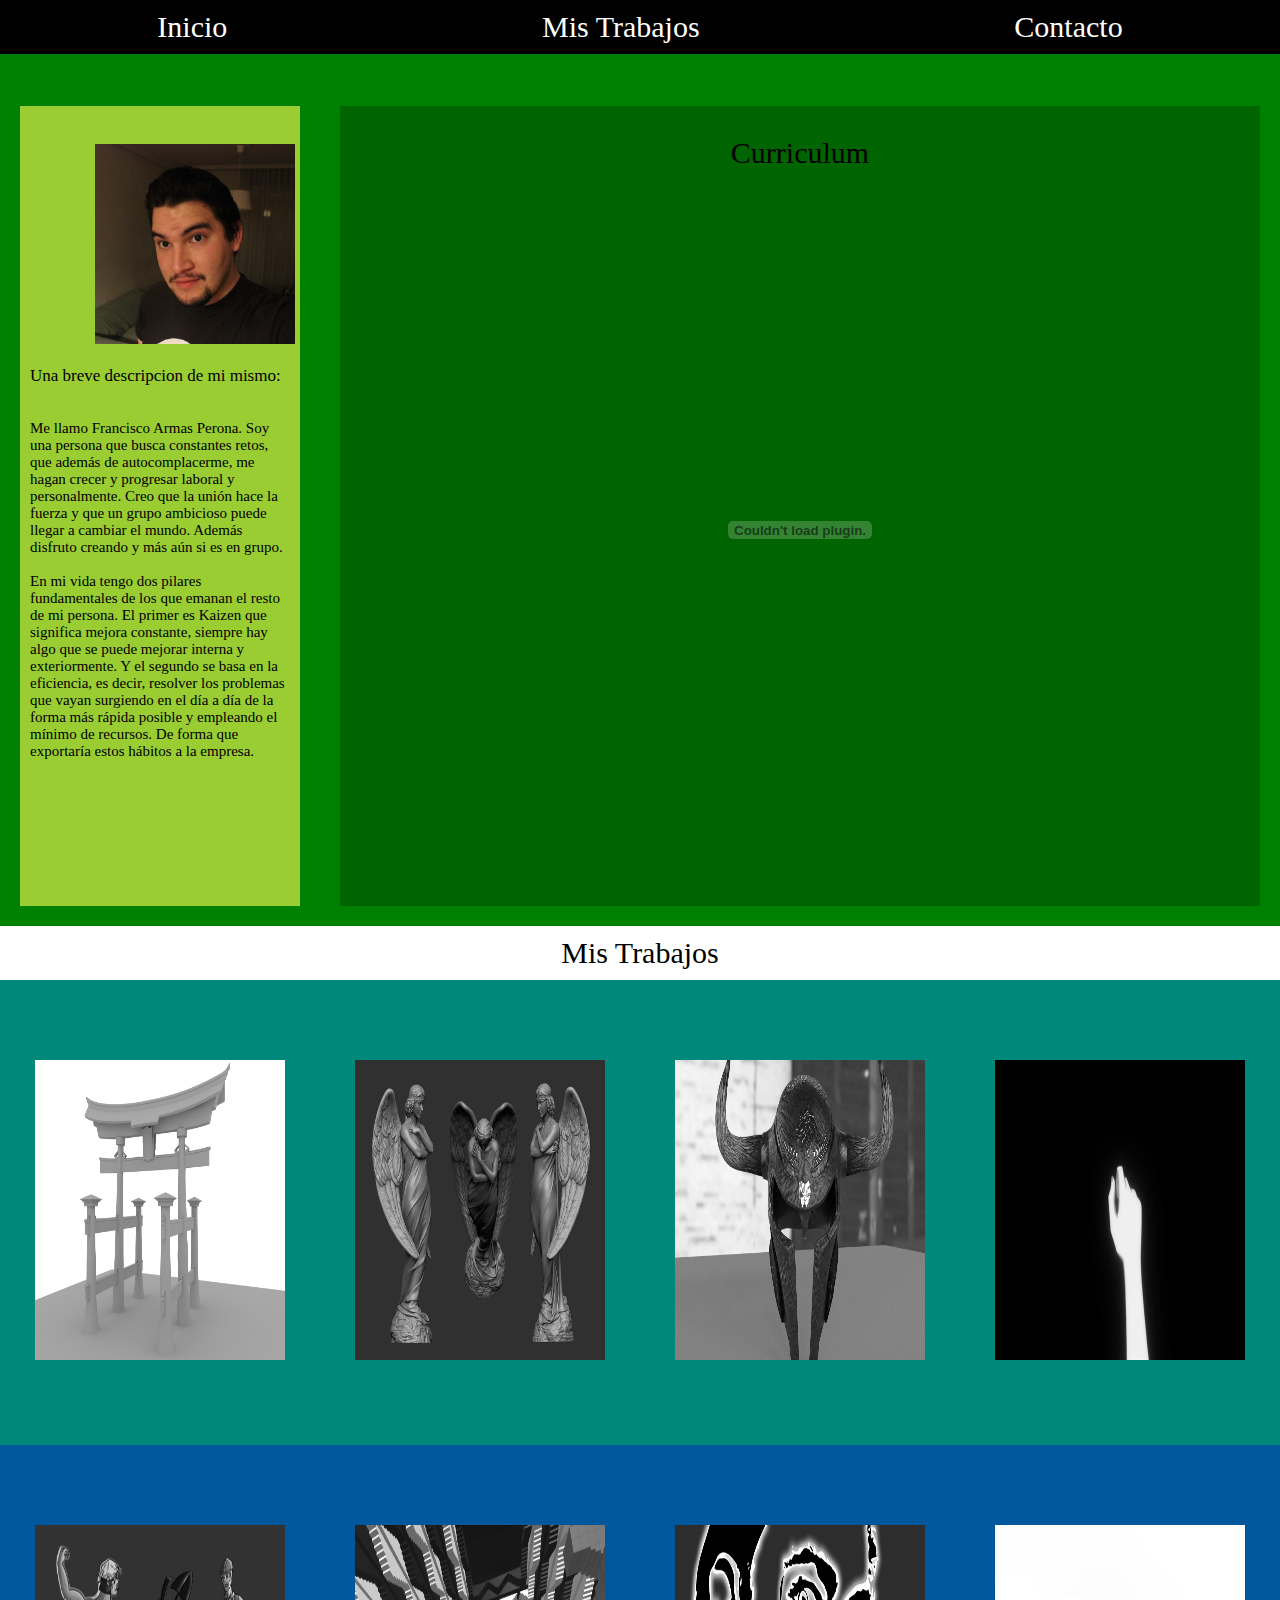
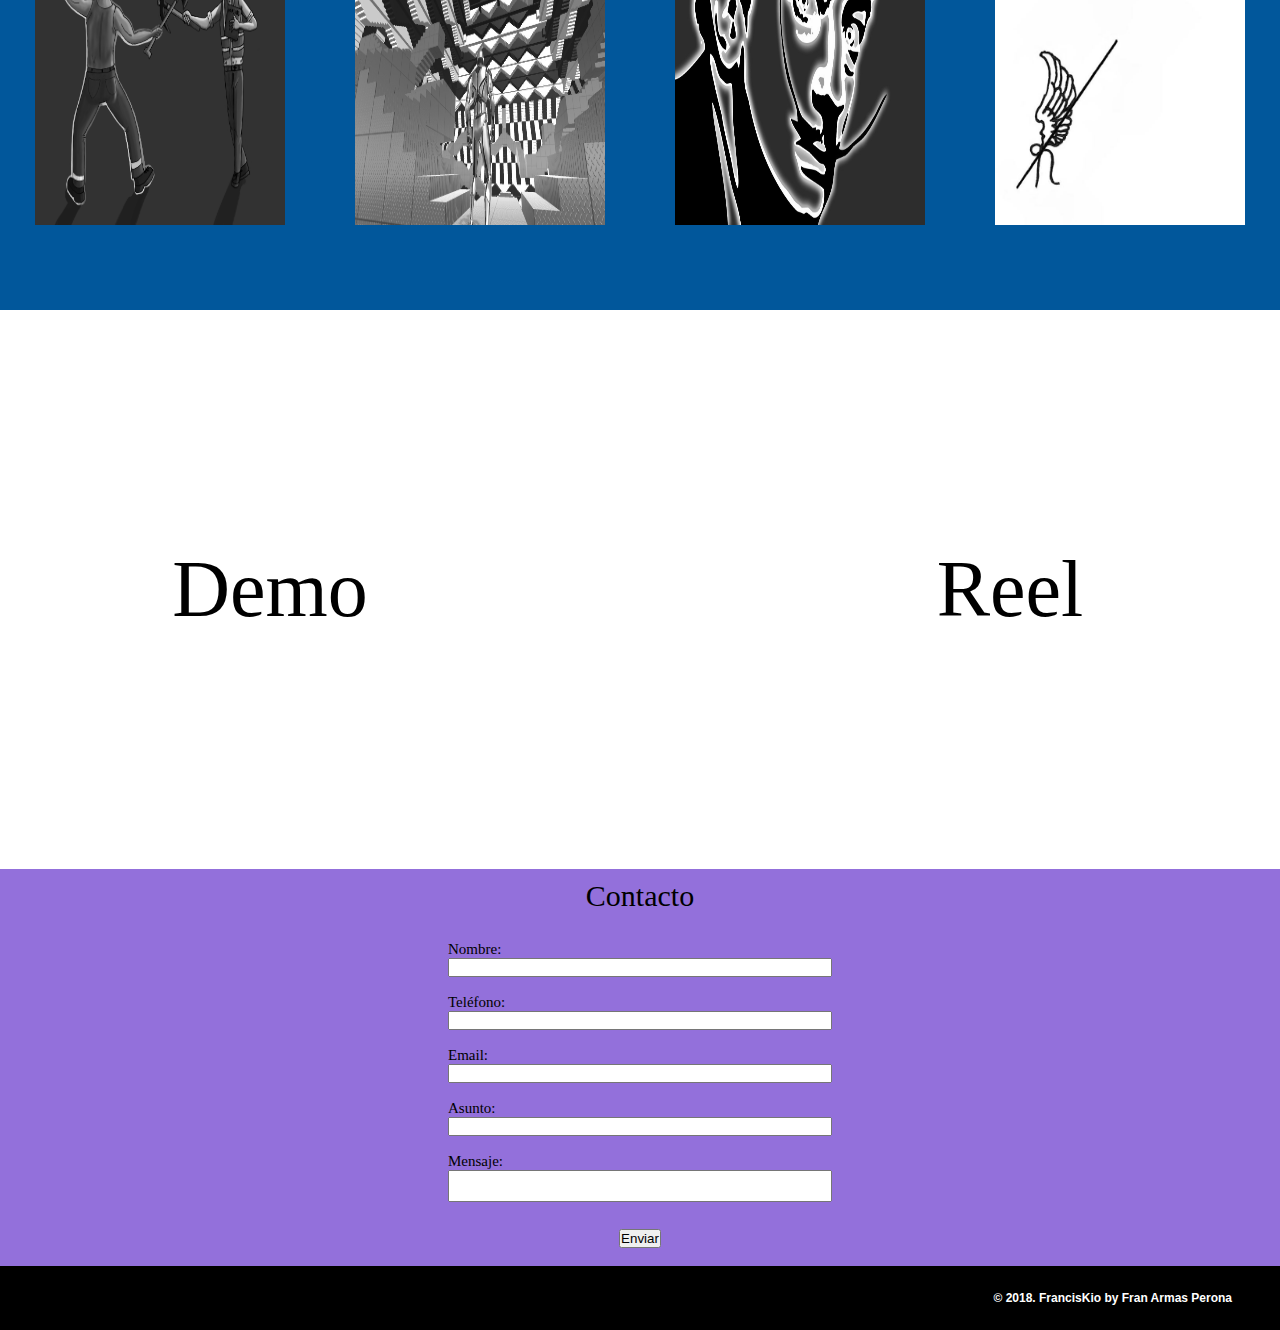
<file: Index.html>
<!doctype html>
<html>
<head>
<meta charset="utf-8">
<title>FrancisKio</title>
<link rel="stylesheet" type="text/css" href="Style_shet_mi_pag_web.css" media="all"/>
</head>
	<body>
	<header id="header">
		<nav class="navegacion" id="navbar">
			<ul class="menu">
				<li><a href="#SobreMi" >Inicio</a></li>
				<li><a href="#trabajos" >Mis Trabajos</a></li>
				<li><a href="#contacto" >Contacto</a></li>
			</ul>
		</nav>
	</header>
	<div id="SobreMi" class="fila">		
		<section id="Descripcion" class="texto_sobreMi">
			<br>
			<article class="center">
				<img id="MiFoto" src="Yo.jpg">
			</article>
			<br>
			<article id="descripcionyo">
				<p id="inicio_descripcion" class="CuerpoTexto">Una breve descripcion de mi mismo:</p>
				<p class="CuerpoTexto">
					<br>
					<br>
					Me llamo Francisco Armas Perona.  Soy una persona que busca constantes retos, que además de autocomplacerme, me hagan crecer y progresar laboral y personalmente. Creo que la unión hace la fuerza y que un grupo ambicioso puede llegar a cambiar el mundo. Además disfruto creando y más aún si es en grupo.
					<br>
					<br>
					En mi vida tengo dos pilares fundamentales de los que emanan el resto de mi persona. El primer es Kaizen que significa mejora constante, siempre hay algo que se puede mejorar interna y exteriormente. Y el segundo se basa en la eficiencia, es decir, resolver los problemas que vayan surgiendo en el día a día de la forma más rápida posible y empleando el mínimo de recursos. De forma que exportaría estos hábitos a la empresa.
				</p>
			</article>
		</section>
		<section id="Curriculum" class="texto_sobreMi">
			<article class="cabeceras">
				Curriculum
			</article>
			<embed id="pdf" src="CV-Europass-20171116-ArmasPerona-EN.pdf" width="100%" height="700" type="application/pdf">
		</section>
	</div>
	<div id="trabajos">
		<div class="cabeceras">Mis Trabajos</div>
		<section id="up" class="fila">
			<section>
				<figure><a href="Pag_Modelado.html"><img class="img" src="Modelado.jpeg"></a></figure>
				<span class="tximg">Modelado</span>
			</section>
			<section>
				<figure><a href="Pag_Zbrush.html"><img class="img" src="Zbrush.jpg"></a></figure>
				<span class="tximg">Zbrush</span>
			</section>
			<section>
				<figure><a href="Pag_Acabados.html"><img class="img" src="Acabados.jpeg"></a></figure>
				<span class="tximg">Acabados</span>
			</section>
			<section>
				<figure><a href="Pag_Animacion.html"><img class="img" src="Animacion.gif"></a></figure>
				<span class="tximg">Animación</span>
			</section>	
		</section>
		<section id="down" class="fila">
			<section>
				<figure><a href="Pag_Concept.html"><img class="img" src="Concept.jpg"></a></figure>
				<span class="tximg">Concept Art</span>
			</section>
			<section>
				<figure><a href="Pag_Unity.html"><img class="img" src="Unity.jpg"></a></figure>
				<span class="tximg">Unity</span>
			</section>
			<section>
				<figure><a href="Pag_Photoshop.html"><img class="img" src="Photoshop.jpg"></a></figure>
				<span class="tximg">Photoshop</span>
			</section>
			<section>
				<figure><a href="Pag_Relatos.html"><img class="img" src="Historias.jpg"></a></figure>
				<span class="tximg">Relatos</span>
			</section>	
		</section>
		<section id="demoreel" class="fila">
			<article class="Demo">Demo</article>
			<article>
				<iframe width="500" height="315" src="https://www.youtube.com/embed/25z9khtalc8" frameborder="0" allow="autoplay; encrypted-media" allowfullscreen></iframe>
			</article>
			<article class="Demo">Reel</article>
		</section>	
	</div>
	<div id="contacto">
		<div class="cabeceras"> Contacto</div>
		<br>
		<div class="fila">
			<div class="col_1"></div>
			<div class="col_1">
			<form class="contacto_form">
				<label>Nombre: </label><input type="text" name="full_name">
				<br>
				<label>Teléfono: </label><input type="text" name="phone">
				<br>
				<label>Email: </label><input type="email" name="email">
				<br>
				<label>Asunto: </label><input type="text" name="subject">
				<br>
				<label>Mensaje: </label><textarea style="resize: none;"></textarea>	
				<br>
				<div align="center" style="margin-top: 10px;"><button type="submit">Enviar</button></div>
			</form>
			</div>
			<div class="col_1"></div>
		</div>
		<br>
	</div>
	<footer id="footer">
		<p align="right" style="padding-right: 4em;">&copy; 2018. FrancisKio by Fran Armas Perona</p>
	</footer>
	<script>
	window.onscroll = function() {myFunction()};

	// Get the navbar
	var navbar = document.getElementById("navbar");

	// Get the offset position of the navbar
	var sticky = navbar.offsetTop;

	// Add the sticky class to the navbar when you reach its scroll position. Remove "sticky" when you leave the scroll position
	function myFunction() {
	  if (window.pageYOffset >= sticky) {
		navbar.classList.add("sticky")
	  } else {
		navbar.classList.remove("sticky");
	  }
	} 
	</script>
</body>

</html>
</file>
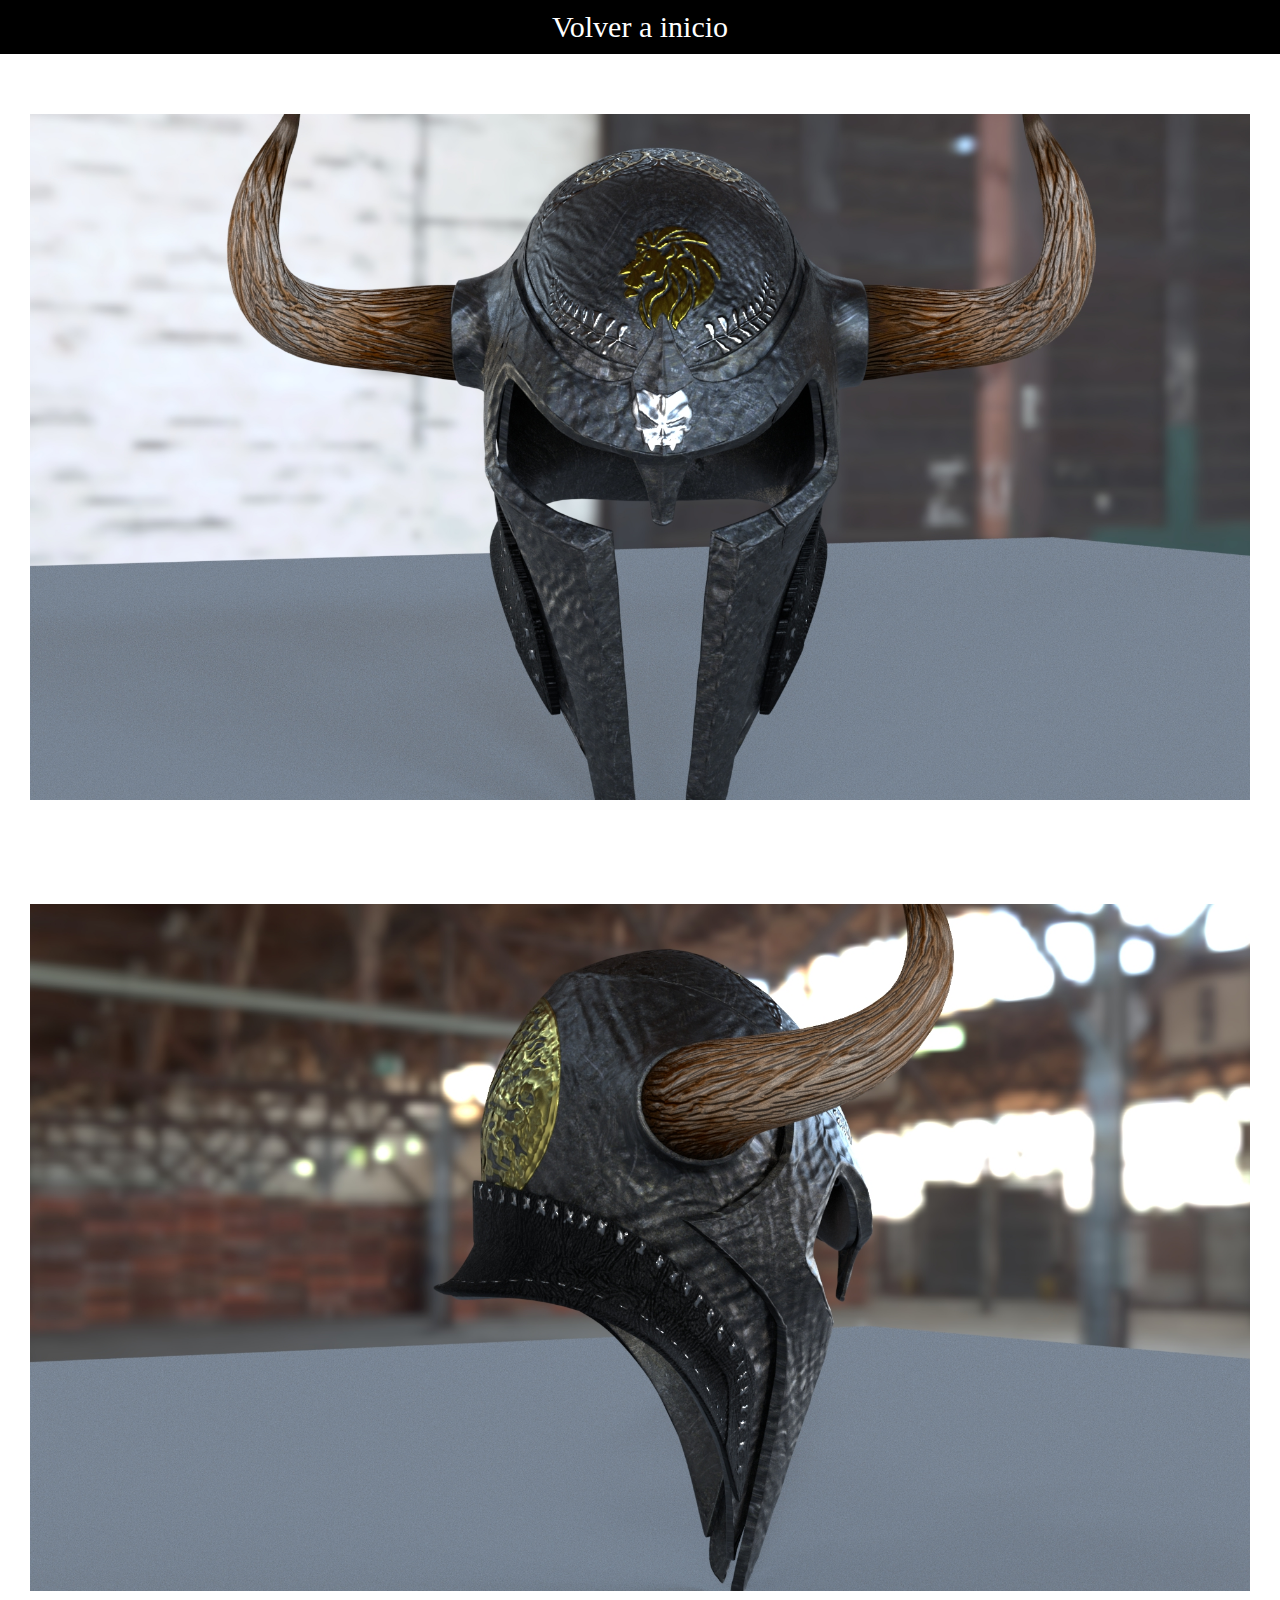
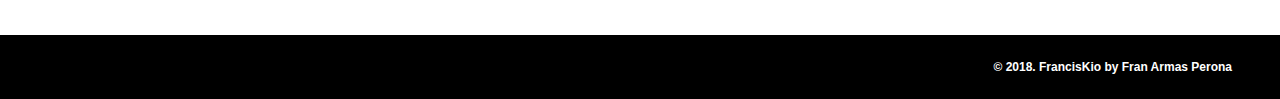
<file: Pag_Acabados.html>
<!doctype html>
<html>
<head>
<meta charset="utf-8">
<title>Acabados</title>
<link rel="stylesheet" type="text/css" href="Style_shet_mi_pag_web.css" media="all"/>
</head>

<body>
	<header id="header">
		<nav class="navegacion" id="navbar">
			<ul class="menu">
				<li><a href="Index.html">Volver a inicio</a></li>
			</ul>
		</nav>
	</header>
	<section>
		<figure><img class="Model" src="Acabados.jpeg"></figure>
		<figure><img class="Model" src="Acabados_02.jpeg"></figure>
	</section>
	<footer id="footer">
		<p align="right" style="padding-right: 4em;">&copy; 2018. FrancisKio by Fran Armas Perona</p>
	</footer>
	<script>
	window.onscroll = function() {myFunction()};

	// Get the navbar
	var navbar = document.getElementById("navbar");

	// Get the offset position of the navbar
	var sticky = navbar.offsetTop;

	// Add the sticky class to the navbar when you reach its scroll position. Remove "sticky" when you leave the scroll position
	function myFunction() {
	  if (window.pageYOffset >= sticky) {
		navbar.classList.add("sticky")
	  } else {
		navbar.classList.remove("sticky");
	  }
	} 
	</script>
</body>
</html>
</file>
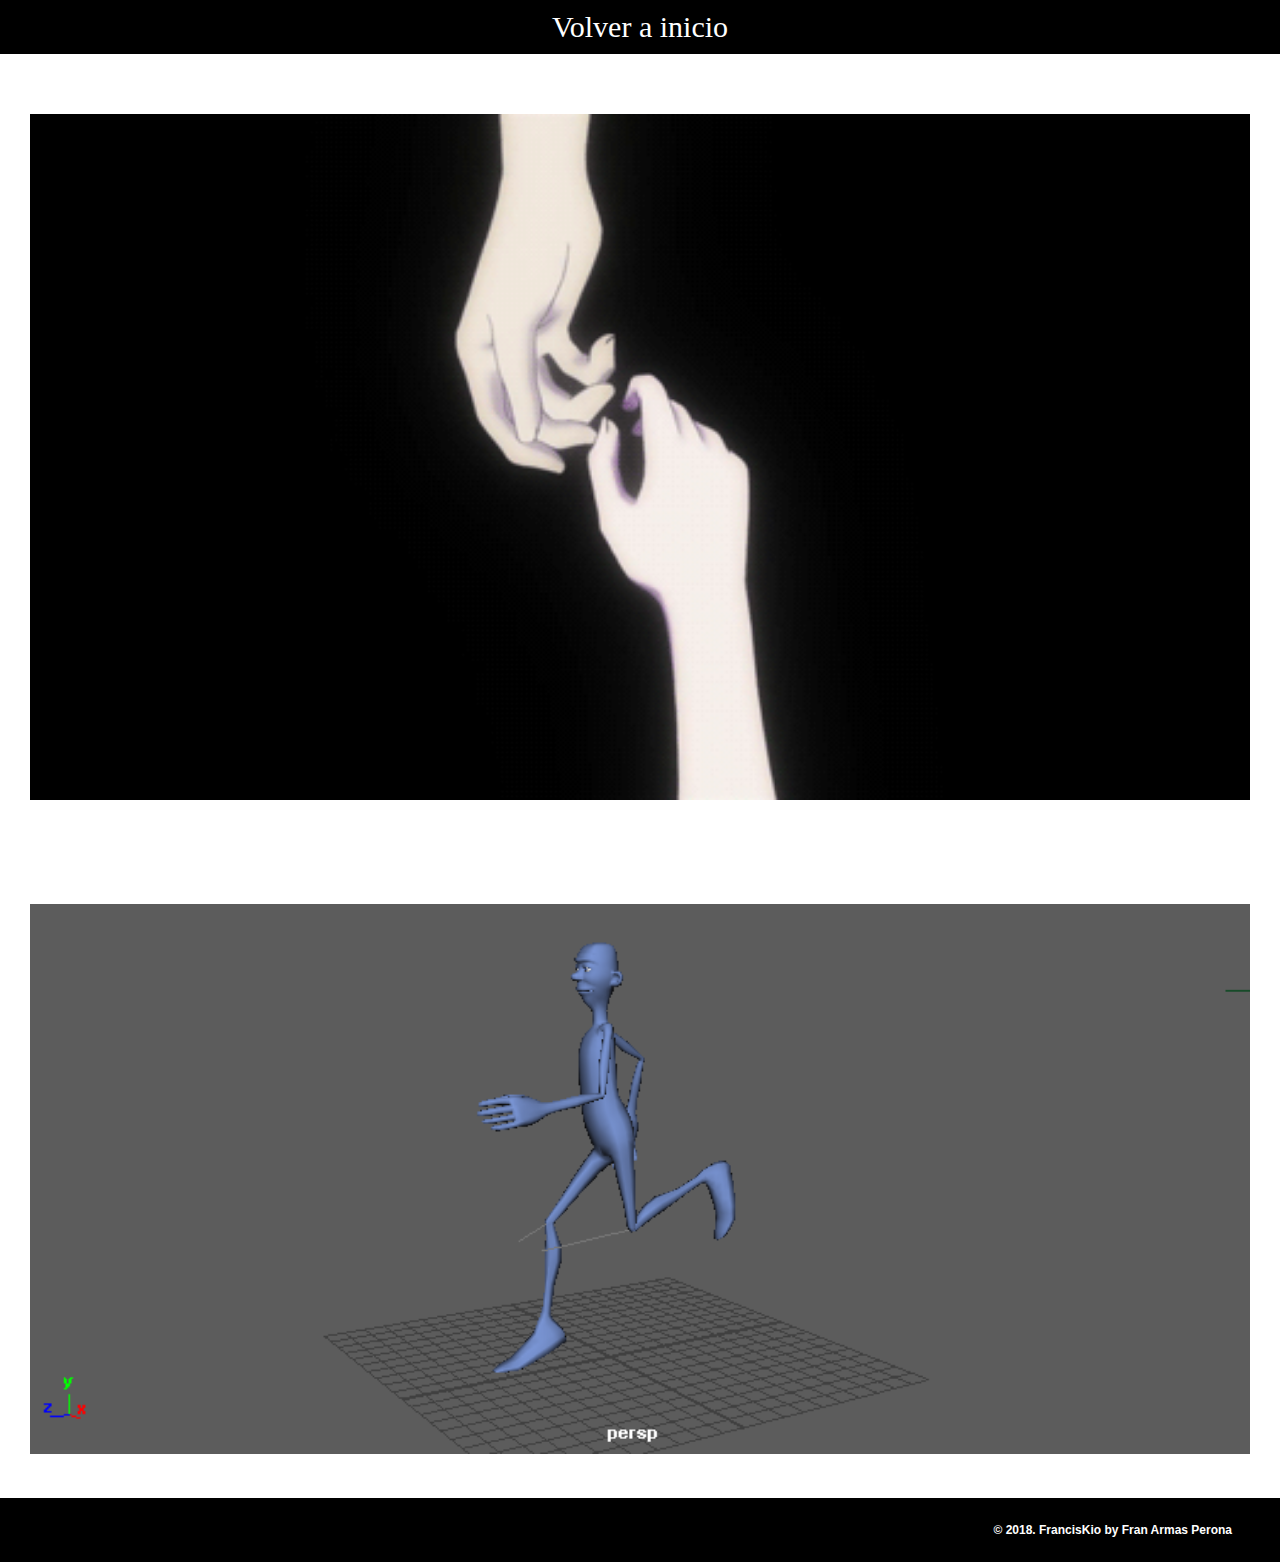
<file: Pag_Animacion.html>
<!doctype html>
<html>
<head>
<meta charset="utf-8">
<title>Modelado</title>
<link rel="stylesheet" type="text/css" href="Style_shet_mi_pag_web.css" media="all"/>
</head>

<body>
	<header id="header">
		<nav class="navegacion" id="navbar">
			<ul class="menu">
				<li><a href="Index.html">Volver a inicio</a></li>
			</ul>
		</nav>
	</header>
	<section>
		<figure><img class="Model" src="Animacion.gif"></figure>
		<figure><img class="Model" src="Animacion_02.gif"></figure>
	</section>
	<footer id="footer">
		<p align="right" style="padding-right: 4em;">&copy; 2018. FrancisKio by Fran Armas Perona</p>
	</footer>
	<script>
	window.onscroll = function() {myFunction()};

	// Get the navbar
	var navbar = document.getElementById("navbar");

	// Get the offset position of the navbar
	var sticky = navbar.offsetTop;

	// Add the sticky class to the navbar when you reach its scroll position. Remove "sticky" when you leave the scroll position
	function myFunction() {
	  if (window.pageYOffset >= sticky) {
		navbar.classList.add("sticky")
	  } else {
		navbar.classList.remove("sticky");
	  }
	} 
	</script>
</body>
</html>
</file>
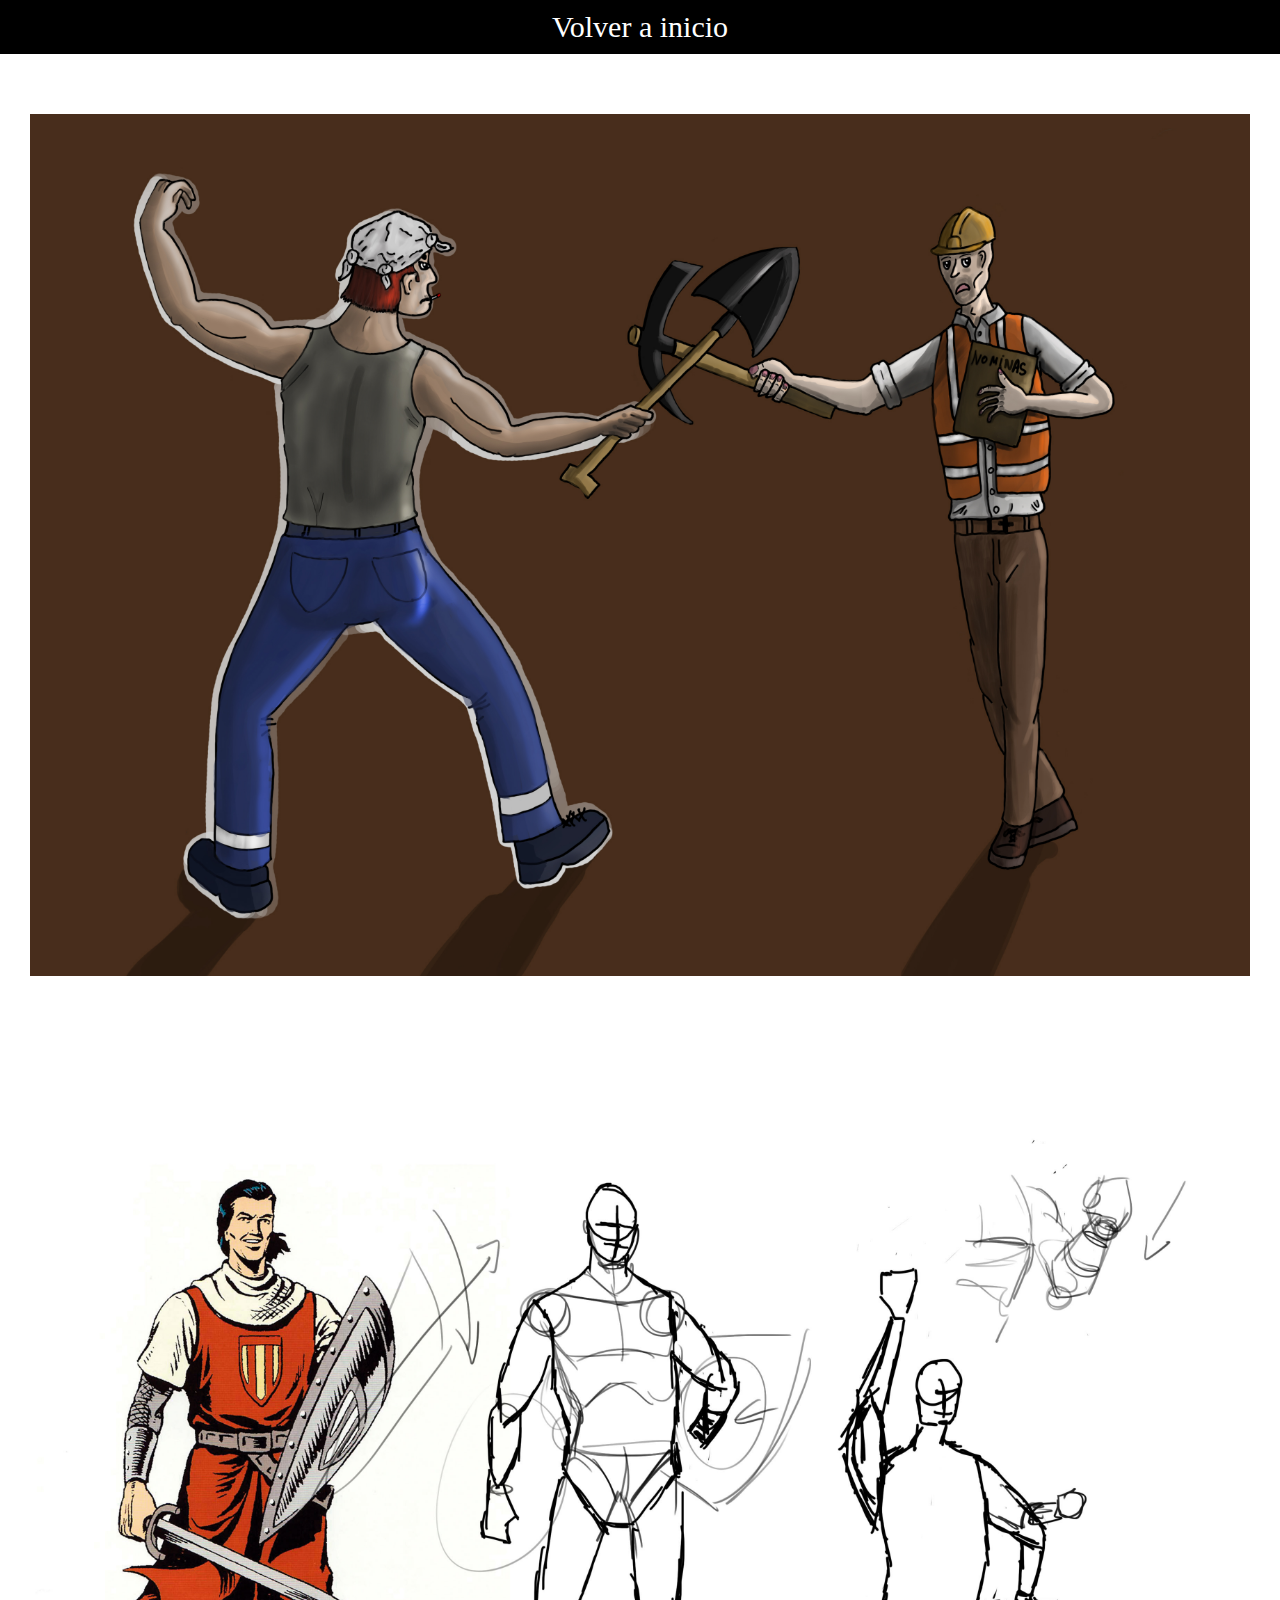
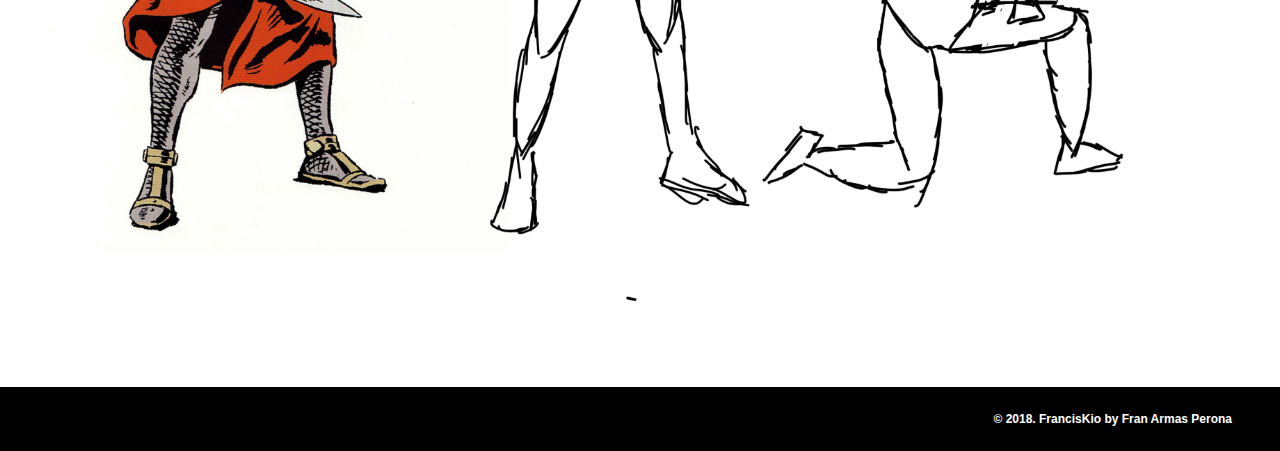
<file: Pag_Concept.html>
<!doctype html>
<html>
<head>
<meta charset="utf-8">
<title>Concept Art</title>
<link rel="stylesheet" type="text/css" href="Style_shet_mi_pag_web.css" media="all"/>
</head>

<body>
	<header id="header">
		<nav class="navegacion" id="navbar">
			<ul class="menu">
				<li><a href="Index.html">Volver a inicio</a></li>
			</ul>
		</nav>
	</header>
	<section>
		<figure><img class="Model" src="Concept.jpg"></figure>
		<figure><img class="Model" src="Concept_02.jpg"></figure>
	</section>
	<footer id="footer">
		<p align="right" style="padding-right: 4em;">&copy; 2018. FrancisKio by Fran Armas Perona</p>
	</footer>
	<script>
	window.onscroll = function() {myFunction()};

	// Get the navbar
	var navbar = document.getElementById("navbar");

	// Get the offset position of the navbar
	var sticky = navbar.offsetTop;

	// Add the sticky class to the navbar when you reach its scroll position. Remove "sticky" when you leave the scroll position
	function myFunction() {
	  if (window.pageYOffset >= sticky) {
		navbar.classList.add("sticky")
	  } else {
		navbar.classList.remove("sticky");
	  }
	} 
	</script>
</body>
</html>
</file>
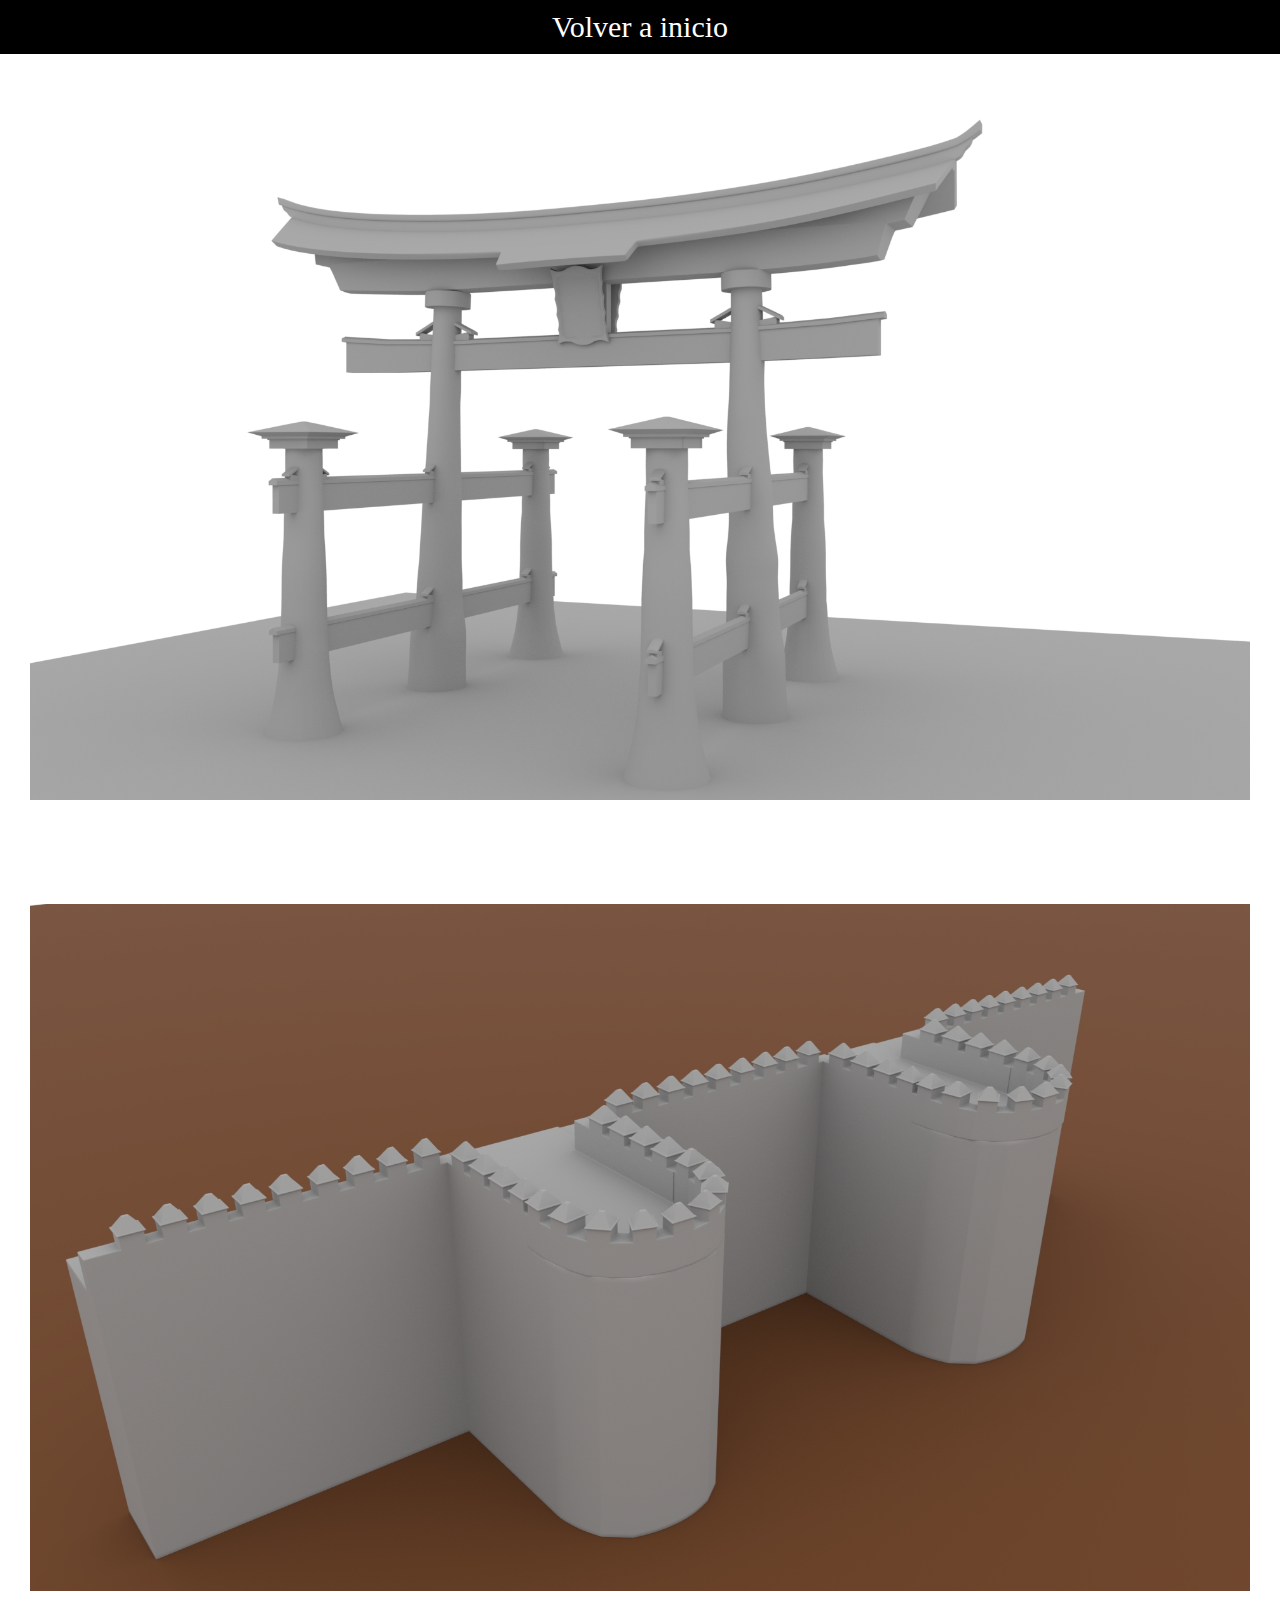
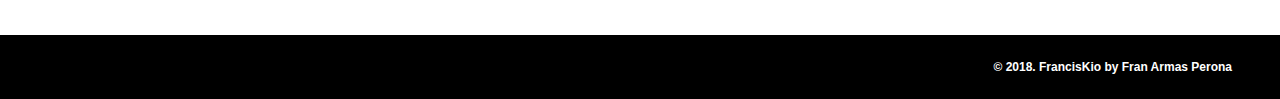
<file: Pag_Modelado.html>
<!doctype html>
<html>
<head>
<meta charset="utf-8">
<title>Modelado</title>
<link rel="stylesheet" type="text/css" href="Style_shet_mi_pag_web.css" media="all"/>
</head>

<body>
	<header id="header">
		<nav class="navegacion" id="navbar">
			<ul class="menu">
				<li><a href="Index.html">Volver a inicio</a></li>
			</ul>
		</nav>
	</header>
	<section>
		<figure><img class="Model" src="Modelado.jpeg"></figure>
		<figure><img class="Model" src="Modelado_02.jpeg"></figure>
	</section>
	<footer id="footer">
		<p align="right" style="padding-right: 4em;">&copy; 2018. FrancisKio by Fran Armas Perona</p>
	</footer>
	<script>
	window.onscroll = function() {myFunction()};

	// Get the navbar
	var navbar = document.getElementById("navbar");

	// Get the offset position of the navbar
	var sticky = navbar.offsetTop;

	// Add the sticky class to the navbar when you reach its scroll position. Remove "sticky" when you leave the scroll position
	function myFunction() {
	  if (window.pageYOffset >= sticky) {
		navbar.classList.add("sticky")
	  } else {
		navbar.classList.remove("sticky");
	  }
	} 
	</script>
</body>
</html>
</file>
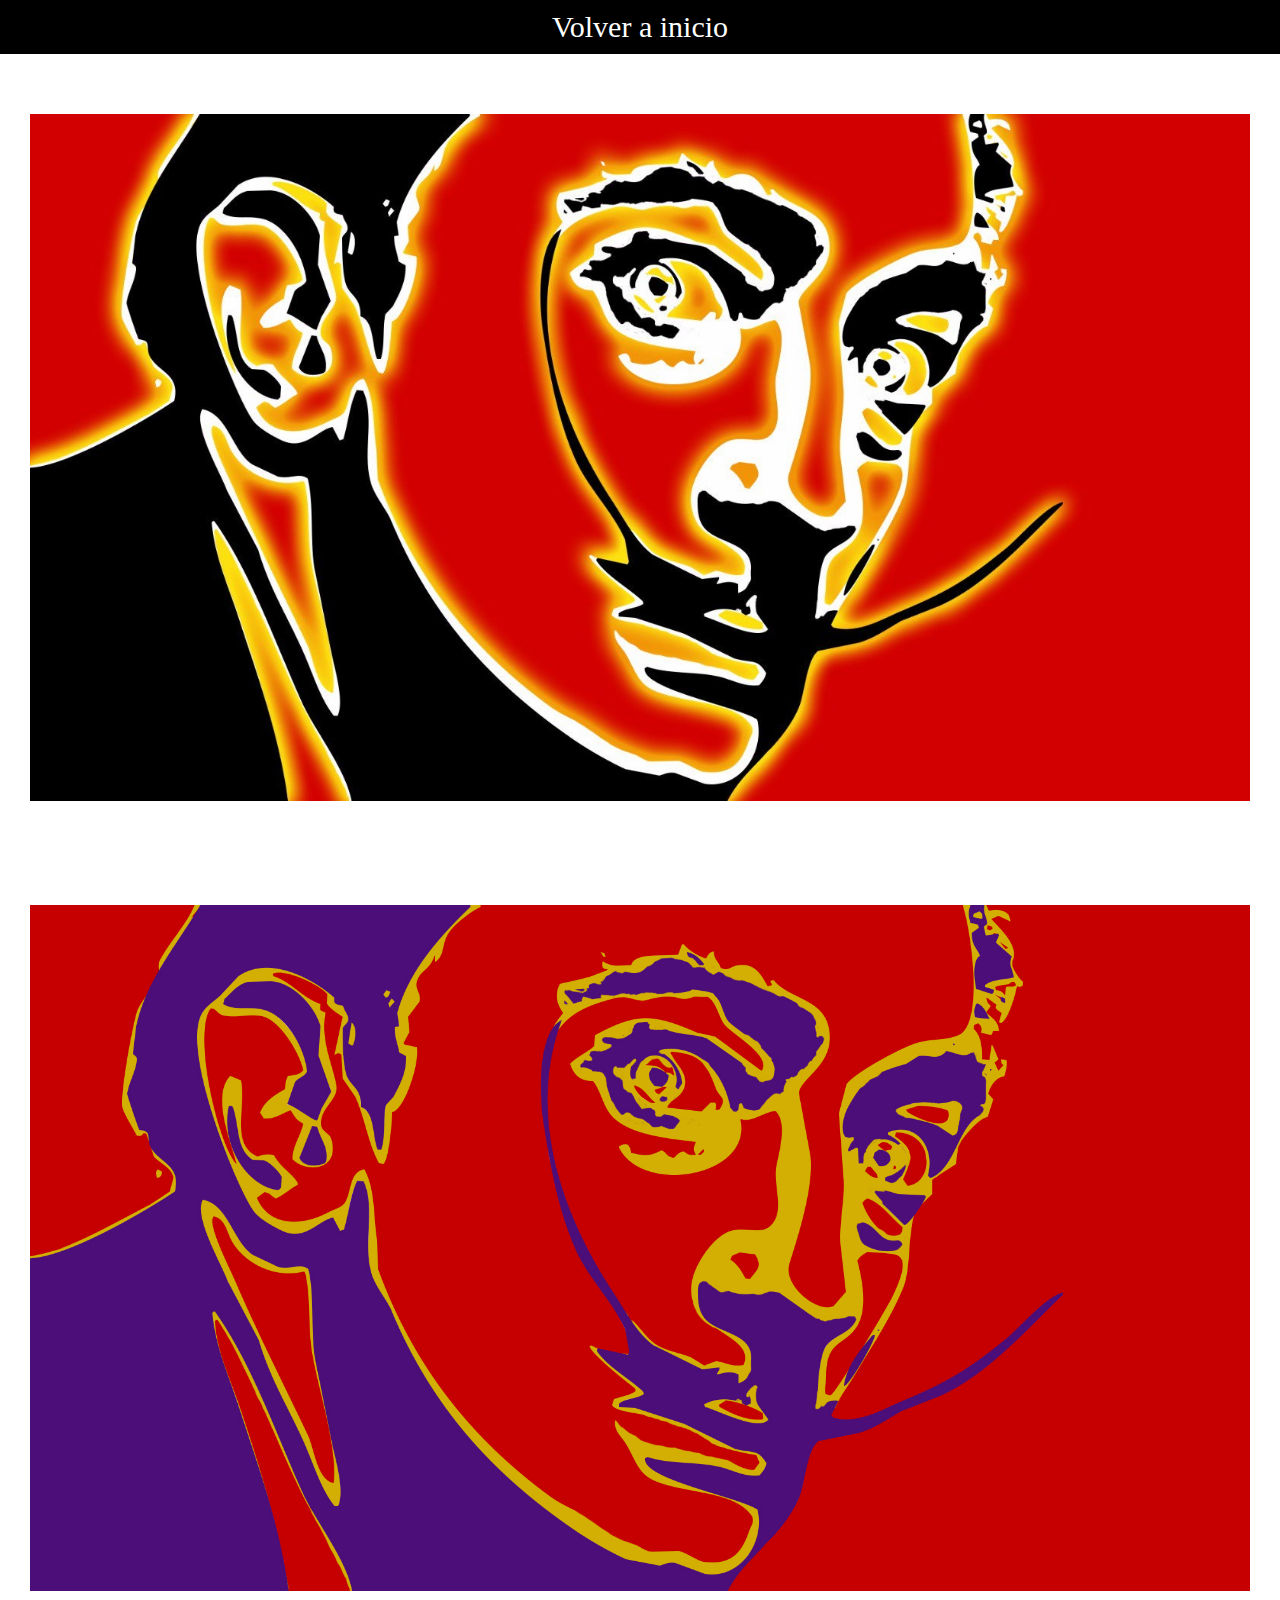
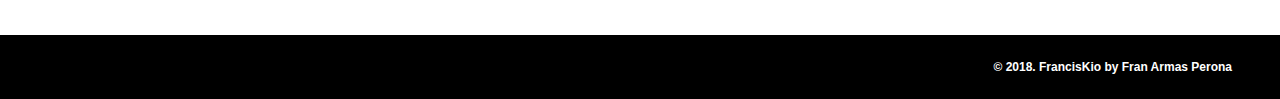
<file: Pag_Photoshop.html>
<!doctype html>
<html>
<head>
<meta charset="utf-8">
<title>Modelado</title>
<link rel="stylesheet" type="text/css" href="Style_shet_mi_pag_web.css" media="all"/>
</head>

<body>
	<header id="header">
		<nav class="navegacion" id="navbar">
			<ul class="menu">
				<li><a href="Index.html">Volver a inicio</a></li>
			</ul>
		</nav>
	</header>
	<section>
		<figure><img class="Model" src="Photoshop.jpg"></figure>
		<figure><img class="Model" src="Photoshop_02.jpg"></figure>
	</section>
	<footer id="footer">
		<p align="right" style="padding-right: 4em;">&copy; 2018. FrancisKio by Fran Armas Perona</p>
	</footer>
	<script>
	window.onscroll = function() {myFunction()};

	// Get the navbar
	var navbar = document.getElementById("navbar");

	// Get the offset position of the navbar
	var sticky = navbar.offsetTop;

	// Add the sticky class to the navbar when you reach its scroll position. Remove "sticky" when you leave the scroll position
	function myFunction() {
	  if (window.pageYOffset >= sticky) {
		navbar.classList.add("sticky")
	  } else {
		navbar.classList.remove("sticky");
	  }
	} 
	</script>
</body>
</html>
</file>
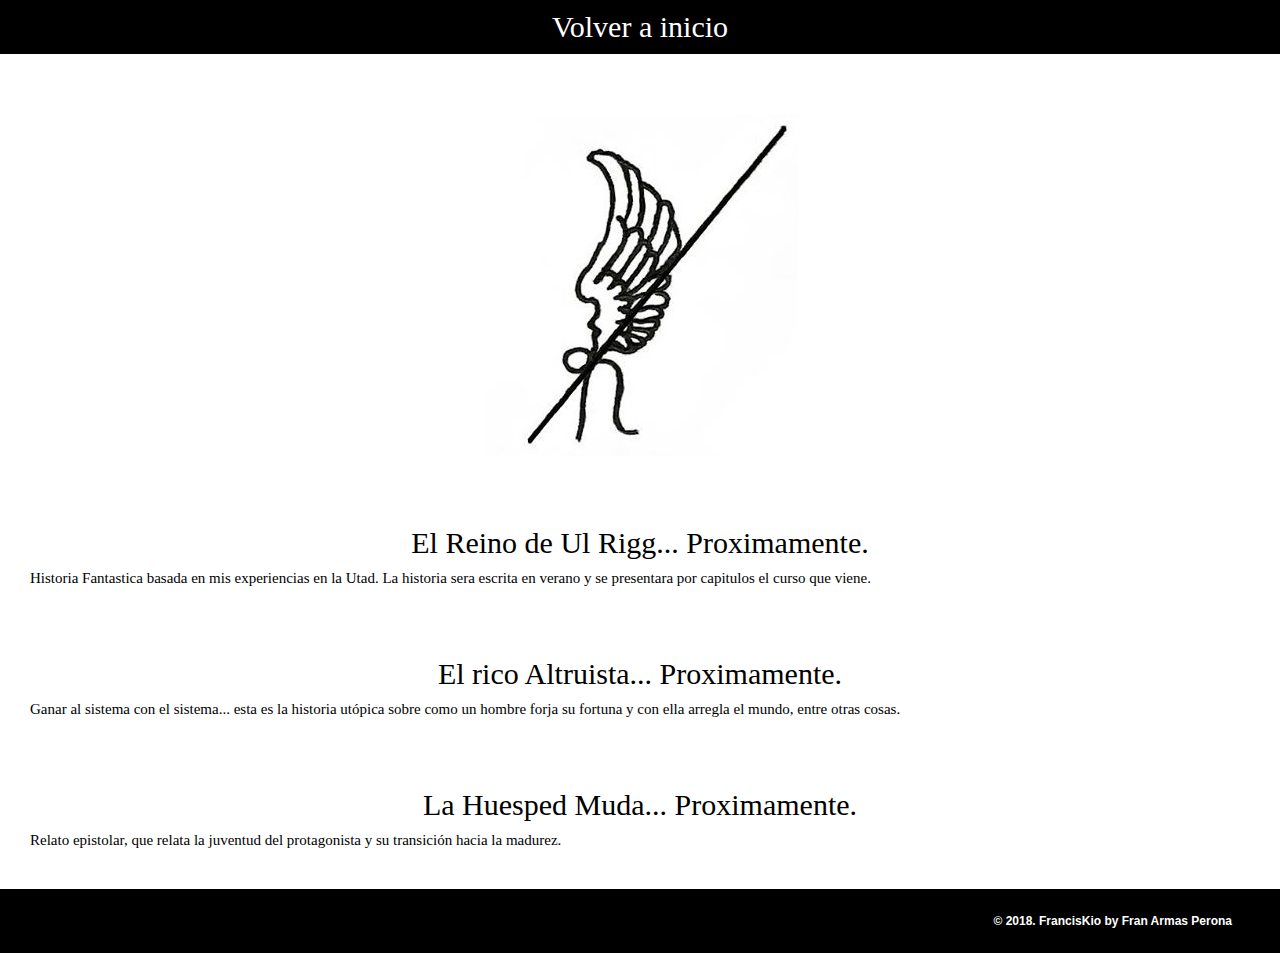
<file: Pag_Relatos.html>
<!doctype html>
<html>
<head>
<meta charset="utf-8">
<title>Modelado</title>
<link rel="stylesheet" type="text/css" href="Style_shet_mi_pag_web.css" media="all"/>
</head>

<body>
	<header id="header">
		<nav class="navegacion" id="navbar">
			<ul class="menu">
				<li><a href="Index.html">Volver a inicio</a></li>
			</ul>
		</nav>
	</header>
	<section id="simbolo">
		<img  src="Simbolo.jpg">
	</section>
	<section>
		<section class="Historias"> 
			<article class="cabeceras">
			El Reino de Ul Rigg... Proximamente.
			</article>
				<article><p class="CuerpoTexto"> Historia Fantastica basada en mis experiencias en la Utad. La historia sera escrita en verano y se presentara por capitulos el curso que viene.
				</p></article>
		</section>
		<section class="Historias"> 
			<article class="cabeceras">
			El rico Altruista... Proximamente.
			</article>
				<article><p class="CuerpoTexto"> Ganar al sistema con el sistema... esta es la historia utópica sobre como un hombre forja su fortuna y con ella arregla el mundo, entre otras cosas.
				</p></article>
		</section>
		<section class="Historias"> 
			<article class="cabeceras">
			La Huesped Muda... Proximamente.
			</article>
				<article><p class="CuerpoTexto"> Relato epistolar, que relata la juventud del protagonista y su transición hacia la madurez.
				</p></article>
		</section>
	</section>
	<footer id="footer">
		<p align="right" style="padding-right: 4em;">&copy; 2018. FrancisKio by Fran Armas Perona</p>
	</footer>
	<script>
	window.onscroll = function() {myFunction()};

	// Get the navbar
	var navbar = document.getElementById("navbar");

	// Get the offset position of the navbar
	var sticky = navbar.offsetTop;

	// Add the sticky class to the navbar when you reach its scroll position. Remove "sticky" when you leave the scroll position
	function myFunction() {
	  if (window.pageYOffset >= sticky) {
		navbar.classList.add("sticky")
	  } else {
		navbar.classList.remove("sticky");
	  }
	} 
	</script>
</body>
</html>
</file>
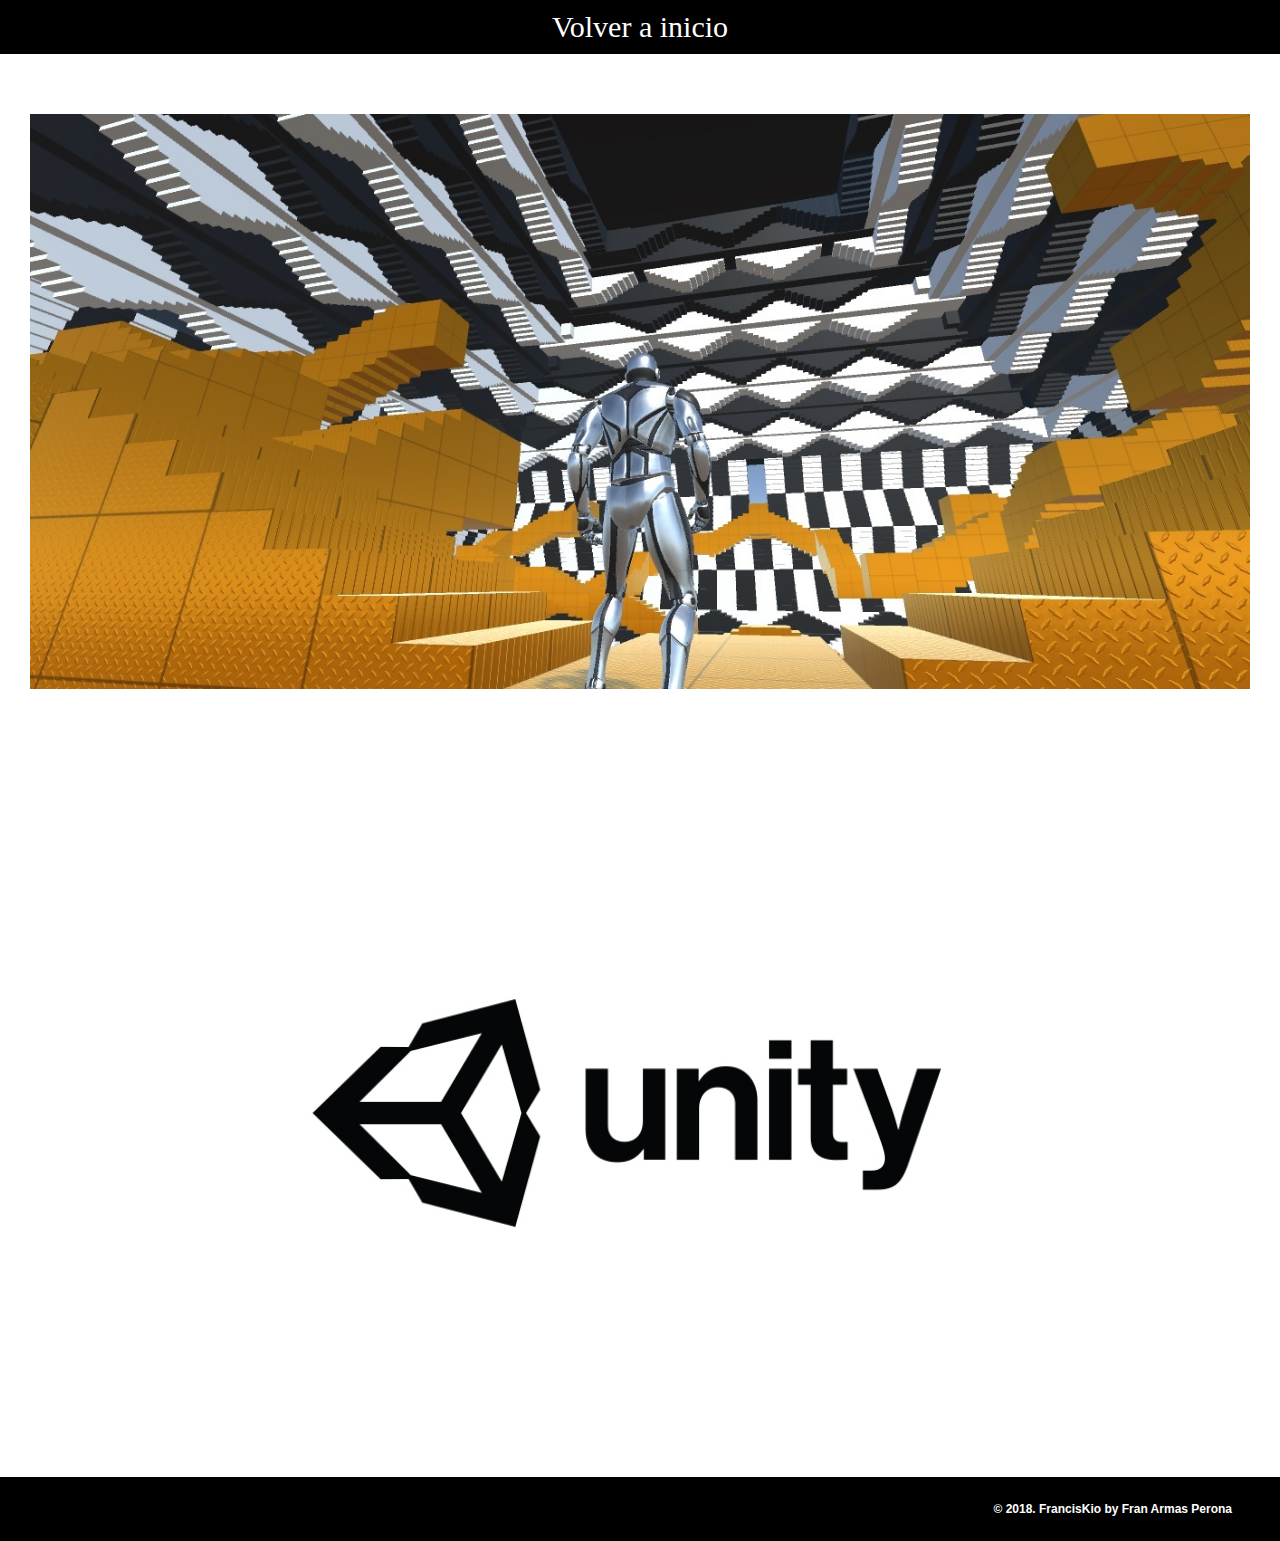
<file: Pag_Unity.html>
<!doctype html>
<html>
<head>
<meta charset="utf-8">
<title>Modelado</title>
<link rel="stylesheet" type="text/css" href="Style_shet_mi_pag_web.css" media="all"/>
</head>

<body>
	<header id="header">
		<nav class="navegacion" id="navbar">
			<ul class="menu">
				<li><a href="Index.html">Volver a inicio</a></li>
			</ul>
		</nav>
	</header>
	<section>
		<figure><img class="Model" src="Unity.jpg"></figure>
		<figure><img class="Model" src="Unity_02.jpg"></figure>
	</section>
	<footer id="footer">
		<p align="right" style="padding-right: 4em;">&copy; 2018. FrancisKio by Fran Armas Perona</p>
	</footer>
	<script>
	window.onscroll = function() {myFunction()};

	// Get the navbar
	var navbar = document.getElementById("navbar");

	// Get the offset position of the navbar
	var sticky = navbar.offsetTop;

	// Add the sticky class to the navbar when you reach its scroll position. Remove "sticky" when you leave the scroll position
	function myFunction() {
	  if (window.pageYOffset >= sticky) {
		navbar.classList.add("sticky")
	  } else {
		navbar.classList.remove("sticky");
	  }
	} 
	</script>
</body>
</html>
</file>
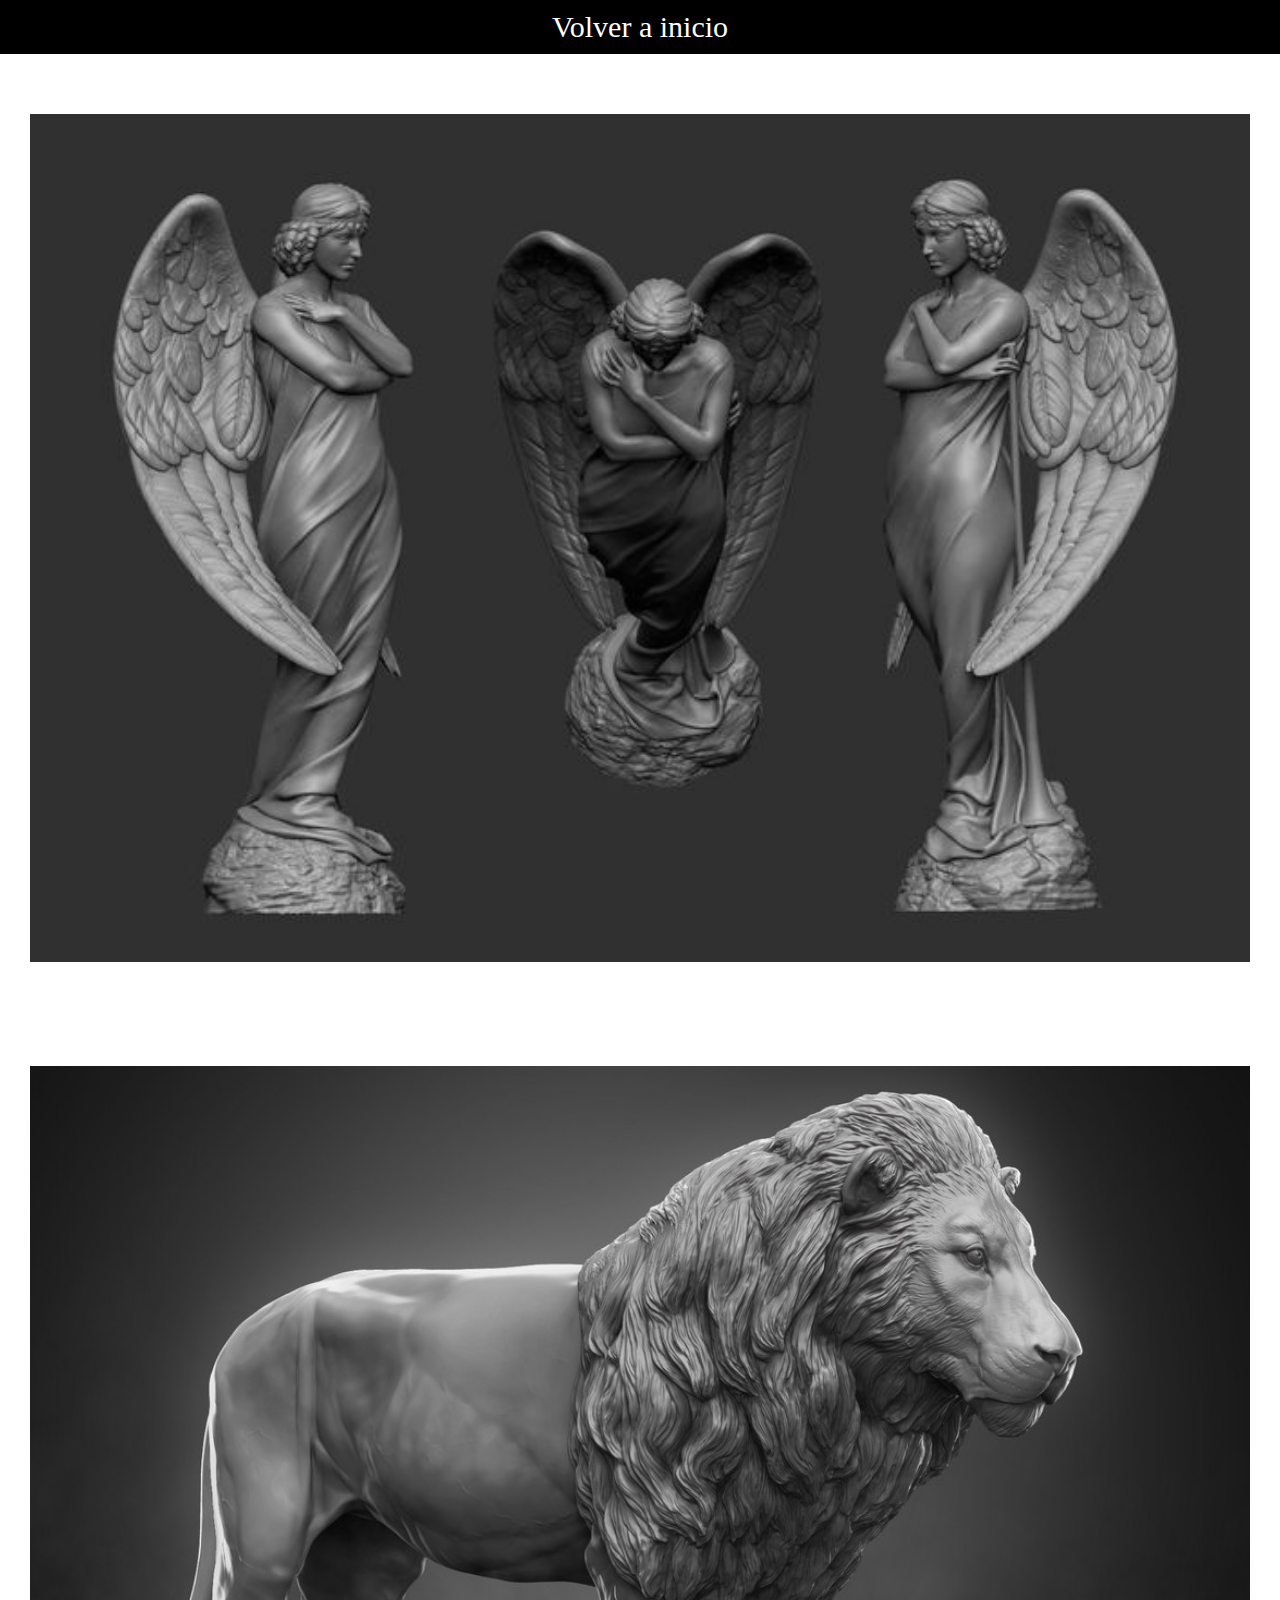
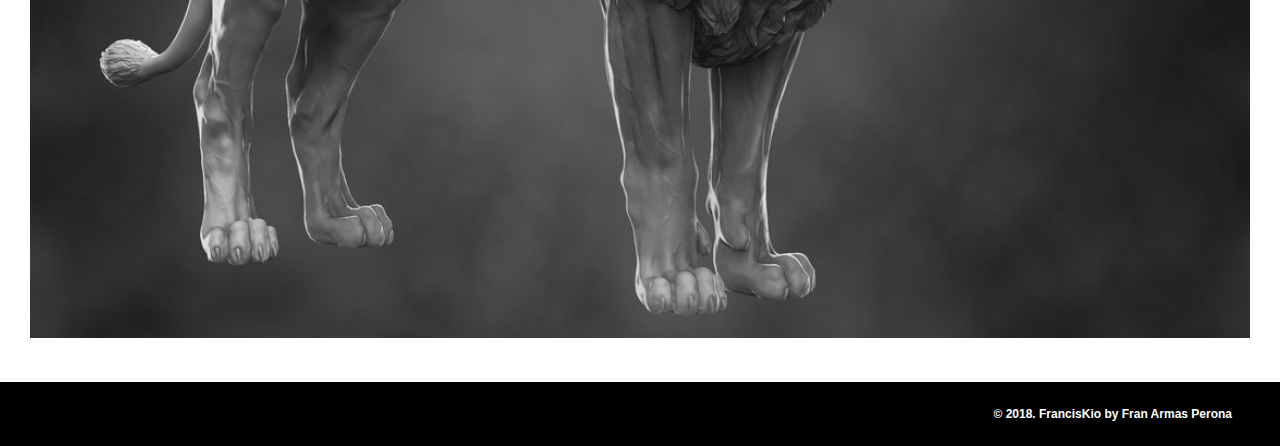
<file: Pag_Zbrush.html>
<!doctype html>
<html>
<head>
<meta charset="utf-8">
<title>Modelado</title>
<link rel="stylesheet" type="text/css" href="Style_shet_mi_pag_web.css" media="all"/>
</head>

<body>
	<header id="header">
		<nav class="navegacion" id="navbar">
			<ul class="menu">
				<li><a href="Index.html">Volver a inicio</a></li>
			</ul>
		</nav>
	</header>
	<section>
		<figure><img class="Model" src="Zbrush.jpg"></figure>
		<figure><img class="Model" src="Zbrush_02.jpg"></figure>
	</section>
	<footer id="footer">
		<p align="right" style="padding-right: 4em;">&copy; 2018. FrancisKio by Fran Armas Perona</p>
	</footer>
	<script>
	window.onscroll = function() {myFunction()};

	// Get the navbar
	var navbar = document.getElementById("navbar");

	// Get the offset position of the navbar
	var sticky = navbar.offsetTop;

	// Add the sticky class to the navbar when you reach its scroll position. Remove "sticky" when you leave the scroll position
	function myFunction() {
	  if (window.pageYOffset >= sticky) {
		navbar.classList.add("sticky")
	  } else {
		navbar.classList.remove("sticky");
	  }
	} 
	</script>
</body>
</html>
</file>
<file: Style_shet_mi_pag_web.css>
@charset "utf-8";
/* CSS Document */
*{
	box-sizing: border-box;
	margin: 0;
	padding: 0;
}

html, body{
	width: 100%;
	height: 100%;
}

body {
	background-color: white;
}

#header{
	position: relative;
}

.navegacion{
	background-color: black;
}

.navegacion ul{
	list-style: none;
}

.menu {
	display: flex;
	flex-direction: row;
	justify-content: space-around;
	color: white;
	font-family: Impact, Haettenschweiler, "Franklin Gothic Bold", "Arial Black", "sans-serif";
	font-size: 30px;
	padding-top: 10px;
	padding-bottom: 10px;
}

.menu li:hover{
	color: blue;
	transition: all .3s;
}

.menu a:link, a:visited{
	color: white;
	text-decoration: none;
}

.menu a:hover{
	color: blue;
	transition: all .3s;
}

.sticky {
  position: fixed;
  top: 0;
  width: 100%;
	z-index: 15;
}

.fila{
	display: flex;
	flex-direction: row;
	justify-content: space-around;
}

#SobreMi{
	background-color: green;
	display: flex;
	justify-content: space-around;
	padding-top: 2em;	
}

.center {
    display: block;
    margin-left: auto;
    margin-right: auto;
    width: 50%;
}

#pdf {
	display: block;
    margin-left: auto;
    margin-right: auto;
}

#descripcionyo{
	display: flex;
	flex-wrap: wrap;	
}

.texto_sobreMi{
	margin: 20px;
	padding-top: 20px;
	padding-left: 10px;
	padding-right: 10px;
	padding-bottom: 20px;
	height: 800px;
}

#Descripcion{
	background-color: yellowgreen;
	width: 30%;
	
}

#Curriculum{
	background-color: darkgreen;
	width: 100%;
}

#MiFoto{
	height: 200px;
}

.CuerpoTexto{
	font-family: Impact, Haettenschweiler, "Franklin Gothic Bold", "Arial Black", "sans-serif";
	font-size: 15px;
	align: "justify";
}

#inicio_descripcion{
	font-size: 17px;
}


#up{
	background-color: #00897b;
	padding-top: 80px;
	padding-bottom: 60px;
}

#down{
	background-color: #01579b;
	padding-top: 80px;
	padding-bottom: 60px;
}

.cabeceras{
	display: flex;
	justify-content: center;
	font-family: Impact, Haettenschweiler, "Franklin Gothic Bold", "Arial Black", "sans-serif";
	font-size: 30px;
	padding-top: 10px;
	padding-bottom: 10px;
}

.class{
	display: flex;
	
}


.img {
	width: 100%;
	max-width: 250px;
	height: 300px;
	filter: grayscale(100%);
	overflow: hidden;
}

.img:hover{
	filter: grayscale(0%);
	transition: all .3s;
}

.tximg{
	color: black;
	font-family: Impact, Haettenschweiler, "Franklin Gothic Bold", "Arial Black", "sans-serif";
	text-decoration: none;
	text-align: center;
	display: block;
	font-size: 18px;	
	transition: .3s ease-in-out;
	opacity: 0;
}

figure:hover+span {
	opacity: 1;
}

#demoreel{
	display: flex;
	justify-content: space-be;
	padding-top: 120px;
	padding-bottom: 120px;
	padding-left: 150px;
	padding-right: 150px;
}

.Demo{
	display: flex;
	justify-content: center;
	align-items: center;
	font-family: Impact, Haettenschweiler, "Franklin Gothic Bold", "Arial Black", "sans-serif";
	font-size: 80px;
	width: 30%;
}

#contacto{
	background-color: mediumpurple;
}

.contacto_form{
	display: flex;
	flex-direction: column;
	justify-content: center;
	font-family: Impact, Haettenschweiler, "Franklin Gothic Bold", "Arial Black", "sans-serif";
	font-size: 15px;
}

.col_1{
	width: 30%;
}

footer {
    padding: 25px 0;
	color: white;
	font-family: Montserrat,'Helvetica Neue',Helvetica,Arial,sans-serif;
	font-weight: bold;
	font-size: 12px;
    text-align: center;
	background-color: black;
}

.Model{
	padding-left: 30px;
	padding-right: 30px;
	width: 100%;
	height: 100%;
	margin-top: 60px;
	margin-bottom: 40px;
}

.Historias{
	padding-left: 30px;
	padding-right: 30px;
	width: 100%;
	height: 100%;
	margin-top: 60px;
	margin-bottom: 40px;
}

#simbolo{
	display: flex;
	justify-content: center;
	margin-top: 60px;
}
</file>
